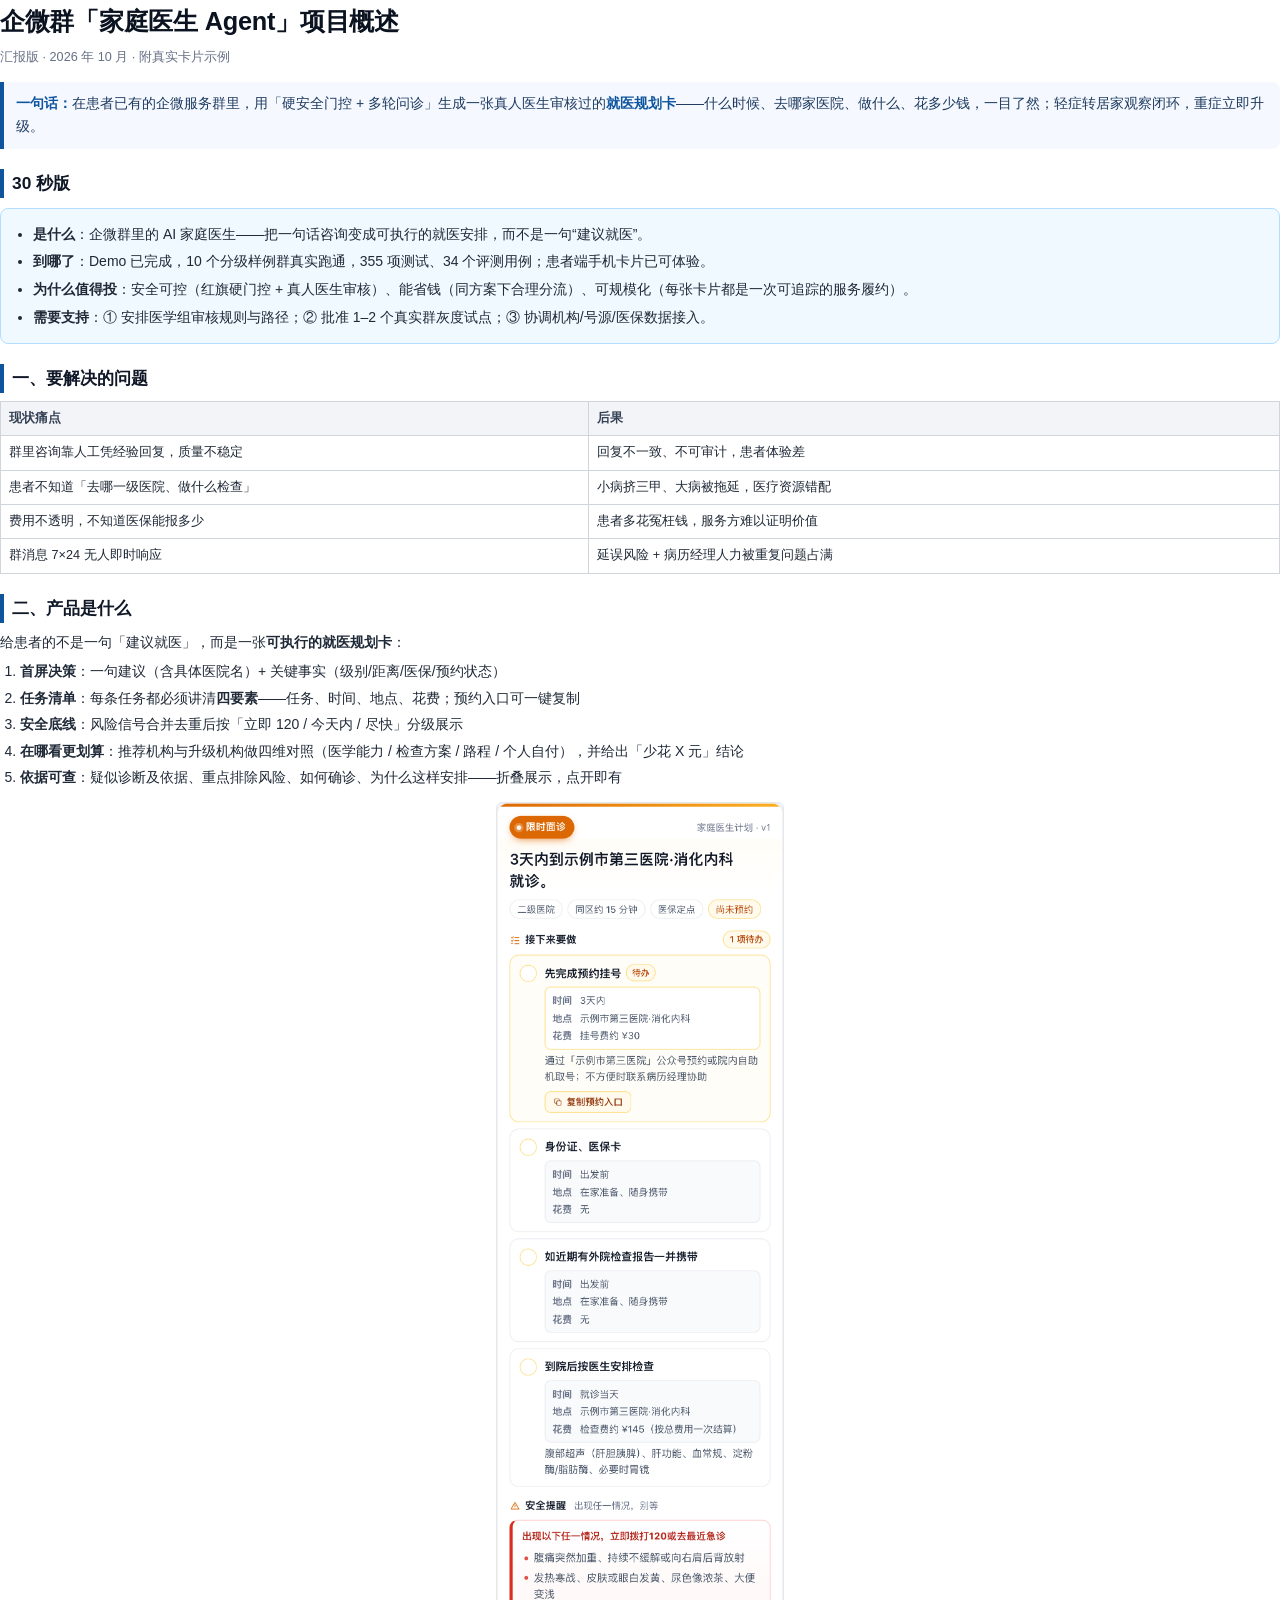
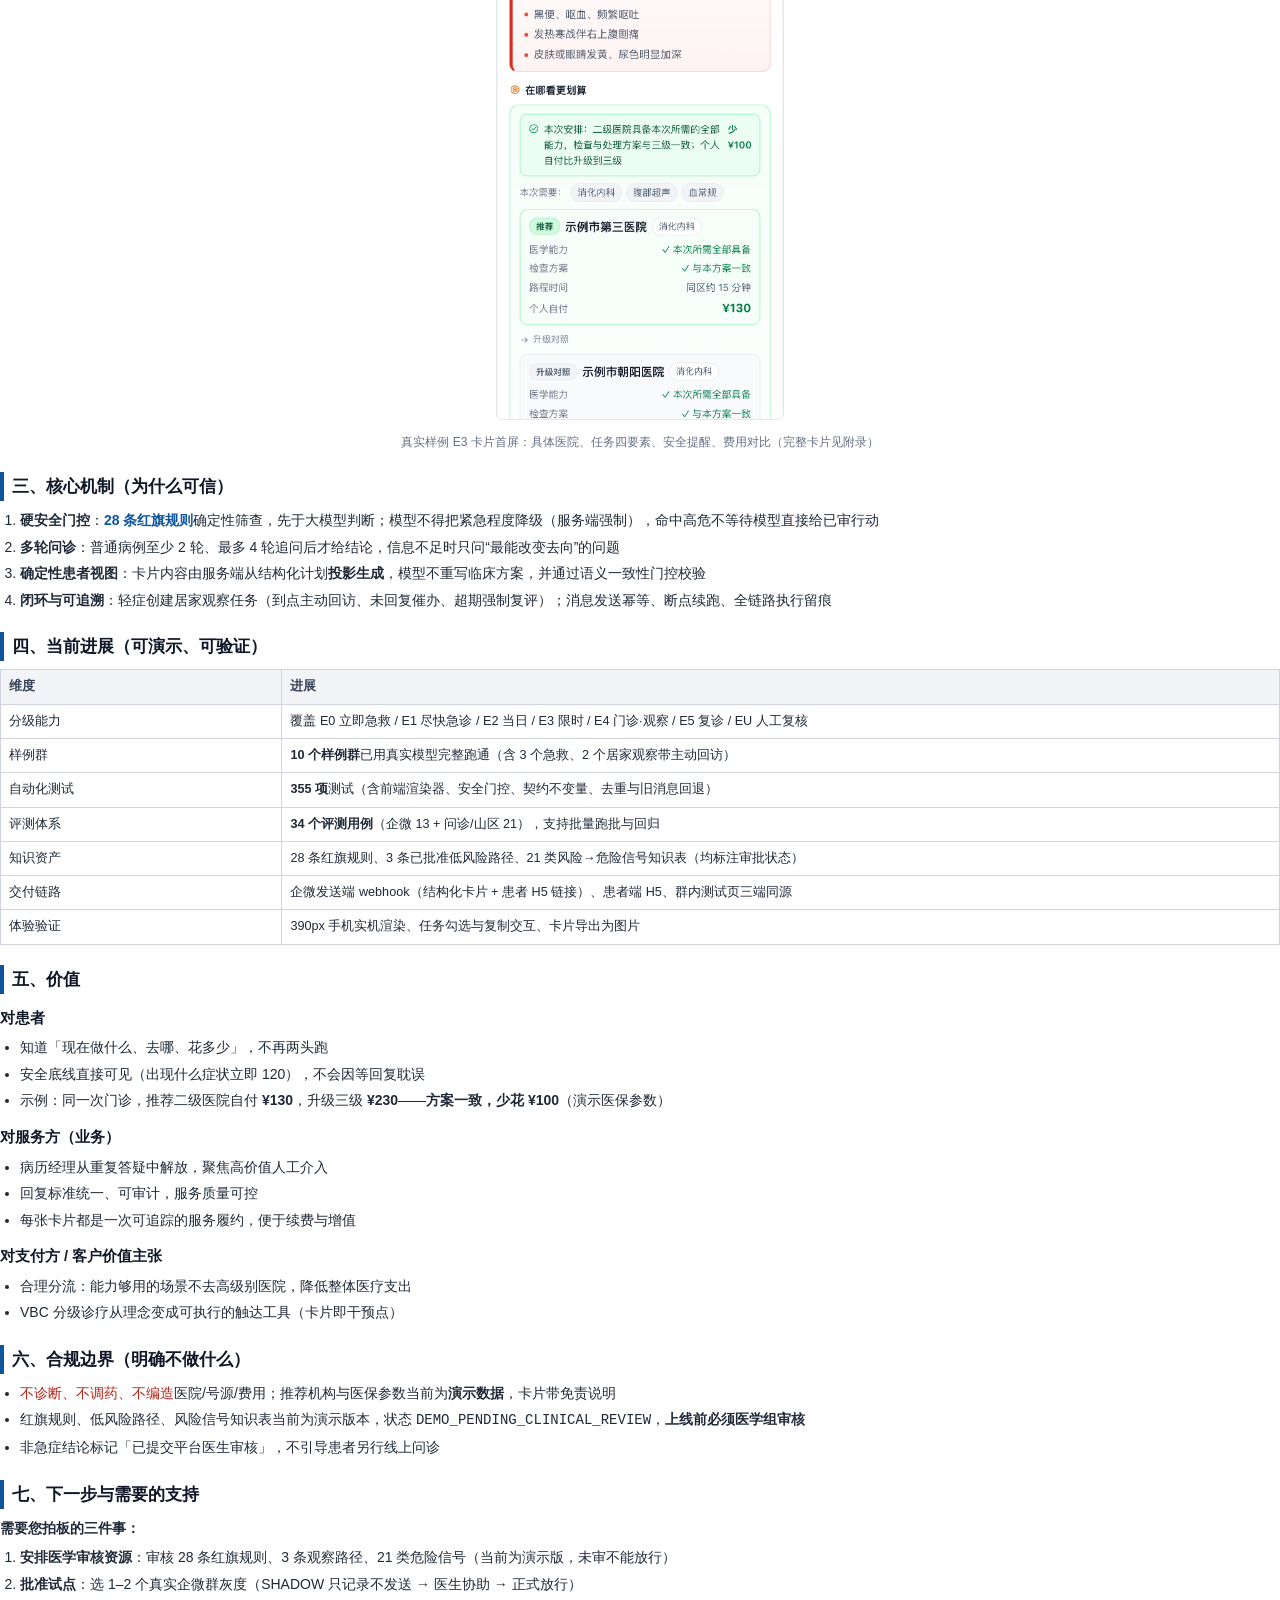
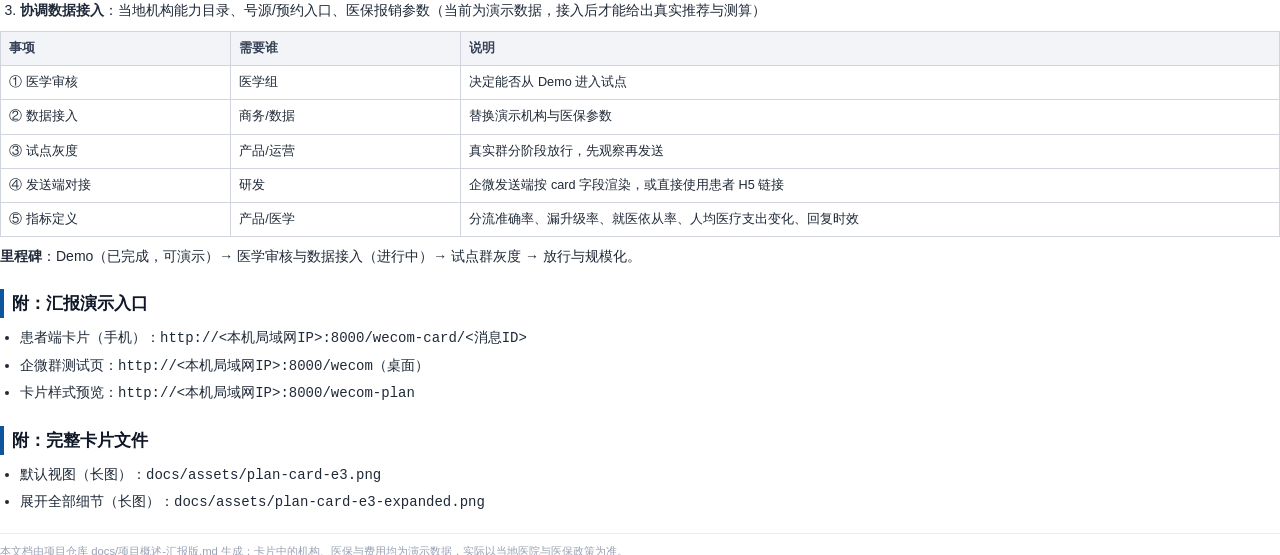
<file: lchain/docs/项目概述-汇报版.html>
<!doctype html>
<html lang="zh-CN">
<head>
<meta charset="utf-8" />
<title>企微群「家庭医生 Agent」项目概述（汇报版）</title>
<style>
  @page { size: A4; margin: 15mm 14mm 16mm; }
  * { box-sizing: border-box; }
  body { margin: 0; color: #1f2937; background: #fff;
    font-family: -apple-system, BlinkMacSystemFont, "PingFang SC", "Hiragino Sans GB", "Microsoft YaHei", sans-serif;
    font-size: 10.5pt; line-height: 1.68; }
  h1 { margin: 0 0 4px; font-size: 19pt; letter-spacing: -.01em; color: #0b1220; }
  .sub { color: #667085; font-size: 9.5pt; margin-bottom: 14px; }
  .quote { padding: 10px 12px; border-left: 4px solid #0f559e; background: #f5f9ff; border-radius: 0 8px 8px 0; font-size: 10.5pt; color: #1e3a5f; margin: 10px 0 14px; }
  .quote b { color: #0f559e; }
  h2 { font-size: 13pt; margin: 20px 0 8px; padding-left: 8px; border-left: 4px solid #0f559e; color: #101828; }
  h3 { font-size: 11pt; margin: 12px 0 4px; color: #101828; }
  p { margin: 6px 0; }
  ul, ol { margin: 6px 0; padding-left: 20px; }
  li { margin: 3px 0; }
  table { width: 100%; border-collapse: collapse; font-size: 9.5pt; margin: 8px 0; page-break-inside: avoid; }
  th, td { border: 1px solid #d0d5dd; padding: 6px 8px; vertical-align: top; text-align: left; }
  th { background: #f2f4f7; font-weight: 600; color: #344054; }
  .box { padding: 10px 12px; border: 1px solid #b2ddff; background: #f0f9ff; border-radius: 8px; margin: 10px 0; page-break-inside: avoid; }
  .box ul { margin: 4px 0 0; }
  .box li { margin: 4px 0; }
  .fact { color: #0f559e; font-weight: 600; }
  .warn { color: #b42318; }
  figure { margin: 12px 0; text-align: center; page-break-inside: avoid; }
  figure img { width: 76mm; border: 1px solid #e4e7ec; border-radius: 6px; }
  figcaption { margin-top: 5px; color: #667085; font-size: 9pt; }
  .appendix { page-break-before: always; }
  .appendix figure img { width: 100%; border-radius: 0; }
  .foot { margin-top: 18px; padding-top: 8px; border-top: 1px solid #eaecf0; color: #98a2b3; font-size: 8.5pt; }
</style>
</head>
<body>

<h1>企微群「家庭医生 Agent」项目概述</h1>
<div class="sub">汇报版 · 2026 年 10 月 · 附真实卡片示例</div>

<div class="quote">
  <b>一句话：</b>在患者已有的企微服务群里，用「硬安全门控 + 多轮问诊」生成一张真人医生审核过的<b>就医规划卡</b>——什么时候、去哪家医院、做什么、花多少钱，一目了然；轻症转居家观察闭环，重症立即升级。
</div>

<h2>30 秒版</h2>
<div class="box">
  <ul>
    <li><b>是什么</b>：企微群里的 AI 家庭医生——把一句话咨询变成可执行的就医安排，而不是一句“建议就医”。</li>
    <li><b>到哪了</b>：Demo 已完成，10 个分级样例群真实跑通，355 项测试、34 个评测用例；患者端手机卡片已可体验。</li>
    <li><b>为什么值得投</b>：安全可控（红旗硬门控 + 真人医生审核）、能省钱（同方案下合理分流）、可规模化（每张卡片都是一次可追踪的服务履约）。</li>
    <li><b>需要支持</b>：① 安排医学组审核规则与路径；② 批准 1–2 个真实群灰度试点；③ 协调机构/号源/医保数据接入。</li>
  </ul>
</div>

<h2>一、要解决的问题</h2>
<table>
  <tr><th style="width:46%">现状痛点</th><th>后果</th></tr>
  <tr><td>群里咨询靠人工凭经验回复，质量不稳定</td><td>回复不一致、不可审计，患者体验差</td></tr>
  <tr><td>患者不知道「去哪一级医院、做什么检查」</td><td>小病挤三甲、大病被拖延，医疗资源错配</td></tr>
  <tr><td>费用不透明，不知道医保能报多少</td><td>患者多花冤枉钱，服务方难以证明价值</td></tr>
  <tr><td>群消息 7×24 无人即时响应</td><td>延误风险 + 病历经理人力被重复问题占满</td></tr>
</table>

<h2>二、产品是什么</h2>
<p>给患者的不是一句「建议就医」，而是一张<b>可执行的就医规划卡</b>：</p>
<ol>
  <li><b>首屏决策</b>：一句建议（含具体医院名）+ 关键事实（级别/距离/医保/预约状态）</li>
  <li><b>任务清单</b>：每条任务都必须讲清<b>四要素</b>——任务、时间、地点、花费；预约入口可一键复制</li>
  <li><b>安全底线</b>：风险信号合并去重后按「立即 120 / 今天内 / 尽快」分级展示</li>
  <li><b>在哪看更划算</b>：推荐机构与升级机构做四维对照（医学能力 / 检查方案 / 路程 / 个人自付），并给出「少花 X 元」结论</li>
  <li><b>依据可查</b>：疑似诊断及依据、重点排除风险、如何确诊、为什么这样安排——折叠展示，点开即有</li>
</ol>

<figure>
  <img src="assets/plan-card-e3-top.png" alt="就医规划卡首屏" />
  <figcaption>真实样例 E3 卡片首屏：具体医院、任务四要素、安全提醒、费用对比（完整卡片见附录）</figcaption>
</figure>

<h2>三、核心机制（为什么可信）</h2>
<ol>
  <li><b>硬安全门控</b>：<span class="fact">28 条红旗规则</span>确定性筛查，先于大模型判断；模型不得把紧急程度降级（服务端强制），命中高危不等待模型直接给已审行动</li>
  <li><b>多轮问诊</b>：普通病例至少 2 轮、最多 4 轮追问后才给结论，信息不足时只问“最能改变去向”的问题</li>
  <li><b>确定性患者视图</b>：卡片内容由服务端从结构化计划<b>投影生成</b>，模型不重写临床方案，并通过语义一致性门控校验</li>
  <li><b>闭环与可追溯</b>：轻症创建居家观察任务（到点主动回访、未回复催办、超期强制复评）；消息发送幂等、断点续跑、全链路执行留痕</li>
</ol>

<h2>四、当前进展（可演示、可验证）</h2>
<table>
  <tr><th style="width:22%">维度</th><th>进展</th></tr>
  <tr><td>分级能力</td><td>覆盖 E0 立即急救 / E1 尽快急诊 / E2 当日 / E3 限时 / E4 门诊·观察 / E5 复诊 / EU 人工复核</td></tr>
  <tr><td>样例群</td><td><b>10 个样例群</b>已用真实模型完整跑通（含 3 个急救、2 个居家观察带主动回访）</td></tr>
  <tr><td>自动化测试</td><td><b>355 项</b>测试（含前端渲染器、安全门控、契约不变量、去重与旧消息回退）</td></tr>
  <tr><td>评测体系</td><td><b>34 个评测用例</b>（企微 13 + 问诊/山区 21），支持批量跑批与回归</td></tr>
  <tr><td>知识资产</td><td>28 条红旗规则、3 条已批准低风险路径、21 类风险→危险信号知识表（均标注审批状态）</td></tr>
  <tr><td>交付链路</td><td>企微发送端 webhook（结构化卡片 + 患者 H5 链接）、患者端 H5、群内测试页三端同源</td></tr>
  <tr><td>体验验证</td><td>390px 手机实机渲染、任务勾选与复制交互、卡片导出为图片</td></tr>
</table>

<h2>五、价值</h2>
<h3>对患者</h3>
<ul>
  <li>知道「现在做什么、去哪、花多少」，不再两头跑</li>
  <li>安全底线直接可见（出现什么症状立即 120），不会因等回复耽误</li>
  <li>示例：同一次门诊，推荐二级医院自付 <b>¥130</b>，升级三级 <b>¥230</b>——<b>方案一致，少花 ¥100</b>（演示医保参数）</li>
</ul>
<h3>对服务方（业务）</h3>
<ul>
  <li>病历经理从重复答疑中解放，聚焦高价值人工介入</li>
  <li>回复标准统一、可审计，服务质量可控</li>
  <li>每张卡片都是一次可追踪的服务履约，便于续费与增值</li>
</ul>
<h3>对支付方 / 客户价值主张</h3>
<ul>
  <li>合理分流：能力够用的场景不去高级别医院，降低整体医疗支出</li>
  <li>VBC 分级诊疗从理念变成可执行的触达工具（卡片即干预点）</li>
</ul>

<h2>六、合规边界（明确不做什么）</h2>
<ul>
  <li><span class="warn">不诊断、不调药、不编造</span>医院/号源/费用；推荐机构与医保参数当前为<b>演示数据</b>，卡片带免责说明</li>
  <li>红旗规则、低风险路径、风险信号知识表当前为演示版本，状态 <code>DEMO_PENDING_CLINICAL_REVIEW</code>，<b>上线前必须医学组审核</b></li>
  <li>非急症结论标记「已提交平台医生审核」，不引导患者另行线上问诊</li>
</ul>

<h2>七、下一步与需要的支持</h2>
<p><b>需要您拍板的三件事：</b></p>
<ol>
  <li><b>安排医学审核资源</b>：审核 28 条红旗规则、3 条观察路径、21 类危险信号（当前为演示版，未审不能放行）</li>
  <li><b>批准试点</b>：选 1–2 个真实企微群灰度（SHADOW 只记录不发送 → 医生协助 → 正式放行）</li>
  <li><b>协调数据接入</b>：当地机构能力目录、号源/预约入口、医保报销参数（当前为演示数据，接入后才能给出真实推荐与测算）</li>
</ol>
<table>
  <tr><th style="width:18%">事项</th><th style="width:18%">需要谁</th><th>说明</th></tr>
  <tr><td>① 医学审核</td><td>医学组</td><td>决定能否从 Demo 进入试点</td></tr>
  <tr><td>② 数据接入</td><td>商务/数据</td><td>替换演示机构与医保参数</td></tr>
  <tr><td>③ 试点灰度</td><td>产品/运营</td><td>真实群分阶段放行，先观察再发送</td></tr>
  <tr><td>④ 发送端对接</td><td>研发</td><td>企微发送端按 card 字段渲染，或直接使用患者 H5 链接</td></tr>
  <tr><td>⑤ 指标定义</td><td>产品/医学</td><td>分流准确率、漏升级率、就医依从率、人均医疗支出变化、回复时效</td></tr>
</table>
<p><b>里程碑</b>：Demo（已完成，可演示）→ 医学审核与数据接入（进行中）→ 试点群灰度 → 放行与规模化。</p>

<h2>附：汇报演示入口</h2>
<ul>
  <li>患者端卡片（手机）：<code>http://&lt;本机局域网IP&gt;:8000/wecom-card/&lt;消息ID&gt;</code></li>
  <li>企微群测试页：<code>http://&lt;本机局域网IP&gt;:8000/wecom</code>（桌面）</li>
  <li>卡片样式预览：<code>http://&lt;本机局域网IP&gt;:8000/wecom-plan</code></li>
</ul>

<h2>附：完整卡片文件</h2>
<ul>
  <li>默认视图（长图）：<code>docs/assets/plan-card-e3.png</code></li>
  <li>展开全部细节（长图）：<code>docs/assets/plan-card-e3-expanded.png</code></li>
</ul>

<div class="foot">本文档由项目仓库 docs/项目概述-汇报版.md 生成；卡片中的机构、医保与费用均为演示数据，实际以当地医院与医保政策为准。</div>

</body>
</html>
</file>
